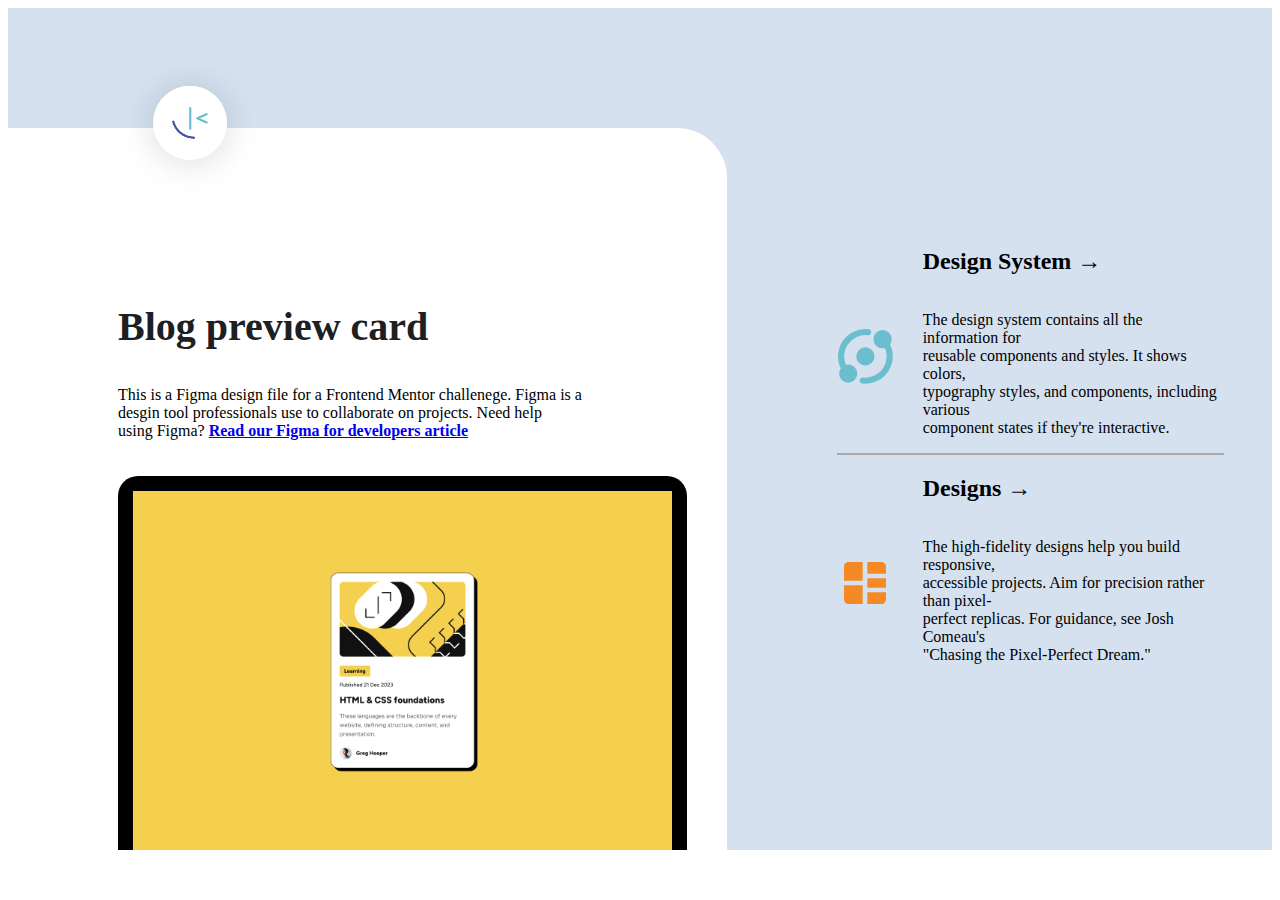
<file: blog-preview-card-main/index.html>
<!DOCTYPE html>
<html lang="en">
<head>
  <meta charset="UTF-8">
  <meta name="viewport" content="width=device-width, initial-scale=1.0"> <!-- displays site properly based on user's device -->

 <link rel="stylesheet" href="styles.css" />
  
  <title>Frontend Mentor | Blog preview card</title>

</head>
<body>
   <main class="container">
      <div id="left-card">
        <section id="logo-section">
          <img
            src="assets/Group 357.png"
            
          />
        </section>
        <section class="main-content-section">
          <h1>Blog preview card</h1>
          <p class="description">
            This is a Figma design file for a Frontend Mentor challenege. Figma
            is a <br />
            desgin tool professionals use to collaborate on projects. Need help
            <br />
            using Figma?
            <a
              href="https://www.frontendmentor.io/articles/figma-for-developers-how-to-work-with-a-design-file-m6CZKZ1rC1"
              style="font-weight: bold; text-decoration: underline"
            >
              Read our Figma for developers article
            </a>
          </p>
        </section>
        <section class="blog-section">
          <section class="blog">
            <img
            class="blog-image"
              src="design/desktop-design.jpg"
              alt="QR code for frontend mentor"
              style="height: auto; width: 100%; transition: transform 0.3s ease-in-out"
            />
          </section>
        </section>
      </div>

      <div id="right-card">
        <div class="right-card-section">
          <img src="assets/circular.svg" alt="circular design" />
          <section class="right-card-section-text">
            <h2>Design System &rarr;</h2>
            <p>
              The design system contains all the information for<br />
              reusable components and styles. It shows colors,<br />
              typography styles, and components, including various<br />
              component states if they're interactive.
            </p>
          </section>
        </div>
        <div style="border:1px solid rgb(172, 168, 168); width:100%">
          <div></div>
        </div>
        <div class="right-card-section">
          <img src="assets/design.svg" alt="sqaure design" />
          <section class="right-card-section-text">
            <h2>Designs &rarr;</h2>
            <p>
              The high-fidelity designs help you build responsive,<br />
              accessible projects. Aim for precision rather than pixel-<br />
              perfect replicas. For guidance, see Josh Comeau's<br />
              "Chasing the Pixel-Perfect Dream."
            </p>
          </section>
        </div>
      </div>
    </main>
</body>
</html>
</file>
<file: blog-preview-card-main/styles.css>
.container {
  background-color: #d5e1ef;
  width: 100%;
  height: 100%;
  display: flex;
}

#left-card {
  background-color: #ffffff;
  width: 65%;
  height: 50%;
  margin-top: 120px;
  border-top-right-radius: 50px 50px;
  display: flex;
  flex-direction: column;
}

#logo-section img {
  position: relative;
  top: -70px;
  left: 110px;
  width: 144px;
  height: 144px;
  border-radius: 50%;
  object-fit: cover;
}

.main-content-section {
  display: flex;
  flex-direction: column;
  align-items: start;
  justify-content: flex-start;
  padding-bottom: 20px;
  margin-left: 110px;
}

h1 {
  font-size: 2.5rem;
  color: #1c2022;
  margin-bottom: 20px;
  font-style: Barlow;
  justify-content: start;
}

.blog-section {
  margin-left: 110px;
  width: 75%;
}

.blog {
  width: 100%;
  height: 100%;
  border-top: 15px solid #000;
  border-left: 15px solid #000;
  border-right: 15px solid #000;
  border-bottom: none; /* No bottom border */
  border-top-left-radius: 20px;
  border-top-right-radius: 20px;
  border-bottom-left-radius: 0;
  border-bottom-right-radius: 0;
  background-color: #d5e1ef;
  display: flex;
  justify-content: center;
  align-items: center;
}

#right-card {
  background-color: #d5e1ef;
  display: flex;
  flex-direction: column;
  align-items: start;
  margin-top: 220px;
  margin-left: 110px;
  margin-right: 50px;;
}

.right-card-section {
  display: flex;
}

.right-card-section img {
  width: 56px;
  height: 56px;
  margin-top: 100px;
}

.right-card-section-text {
  display: flex;
  flex-direction: column;
  margin-left: 30px;
}

.blog-image:hover {
  transform: translateY(-10px);
}
</file>
